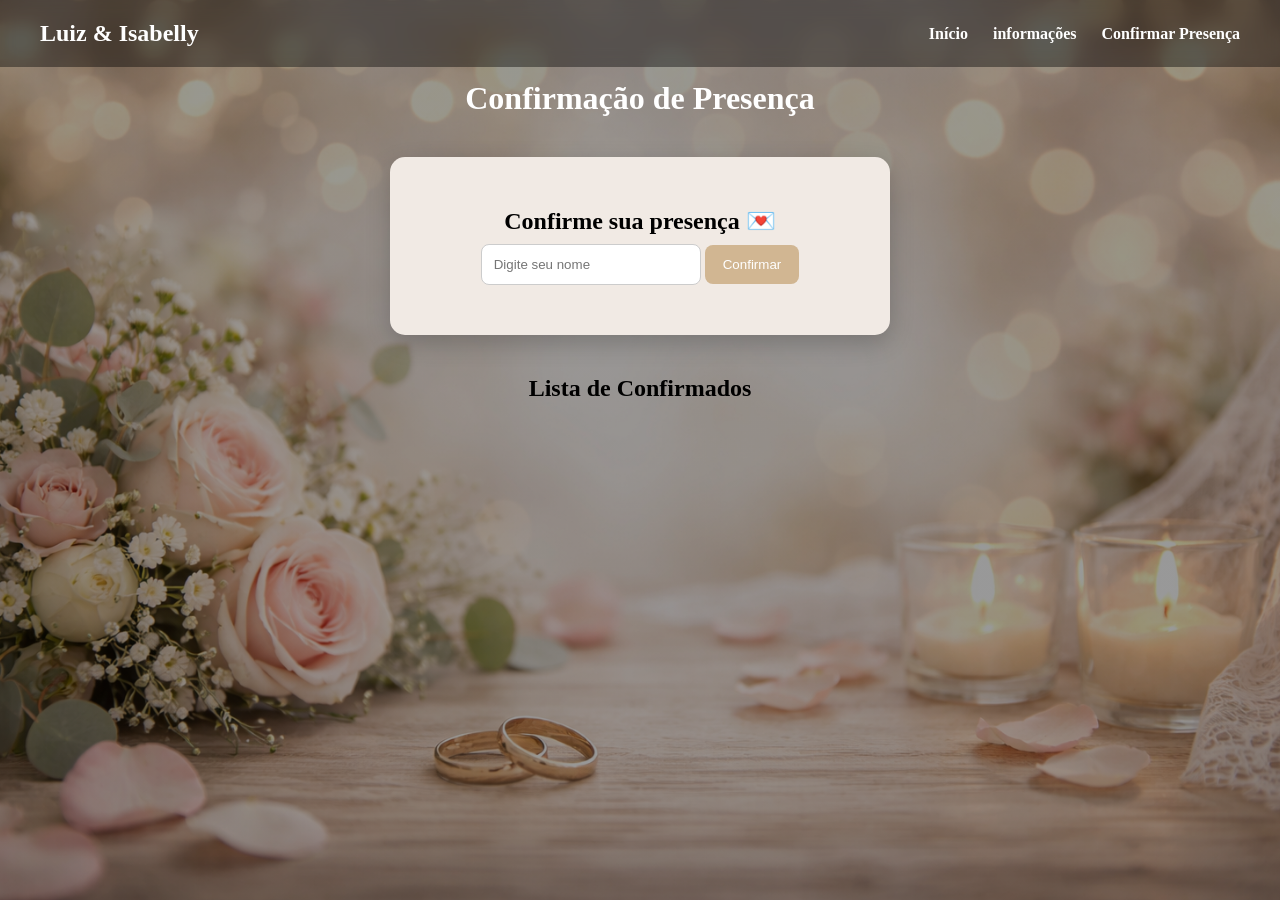
<file: convidados.html>
<!DOCTYPE html>
<html lang="pt-br">
<head>
    <meta charset="UTF-8">
    <meta name="viewport" content="width=device-width, initial-scale=1.0">
    <title>Convidados</title>
    <link rel="stylesheet" href="convidados.css">
    <link rel="stylesheet" href="style.css">
</head>
<body>
    
    <header>
        <div id="menu-container"></div>

        <h1>Confirmação de Presença</h1>
    </header>

    <section class="container">
        <h2>Confirme sua presença 💌</h2>

        <input type="text" id="nomeConvidado" placeholder="Digite seu nome">

        <button onclick="confirmarPresenca()">
            Confirmar
        </button>

    </section>

    <section class="lista">

        <h2>Lista de Confirmados</h2>

        <ul id="listaConvidados">
            <template id="templateConvidado">
                <li id="li">
                    <span class="nome"></span>
                    <button class="remover">❌</button>
                </li>
            </template>
        </ul>

    </section>

    <script src="convidados.js"></script>
    <script src="menu.js"></script>
</body>
</html>
</file>
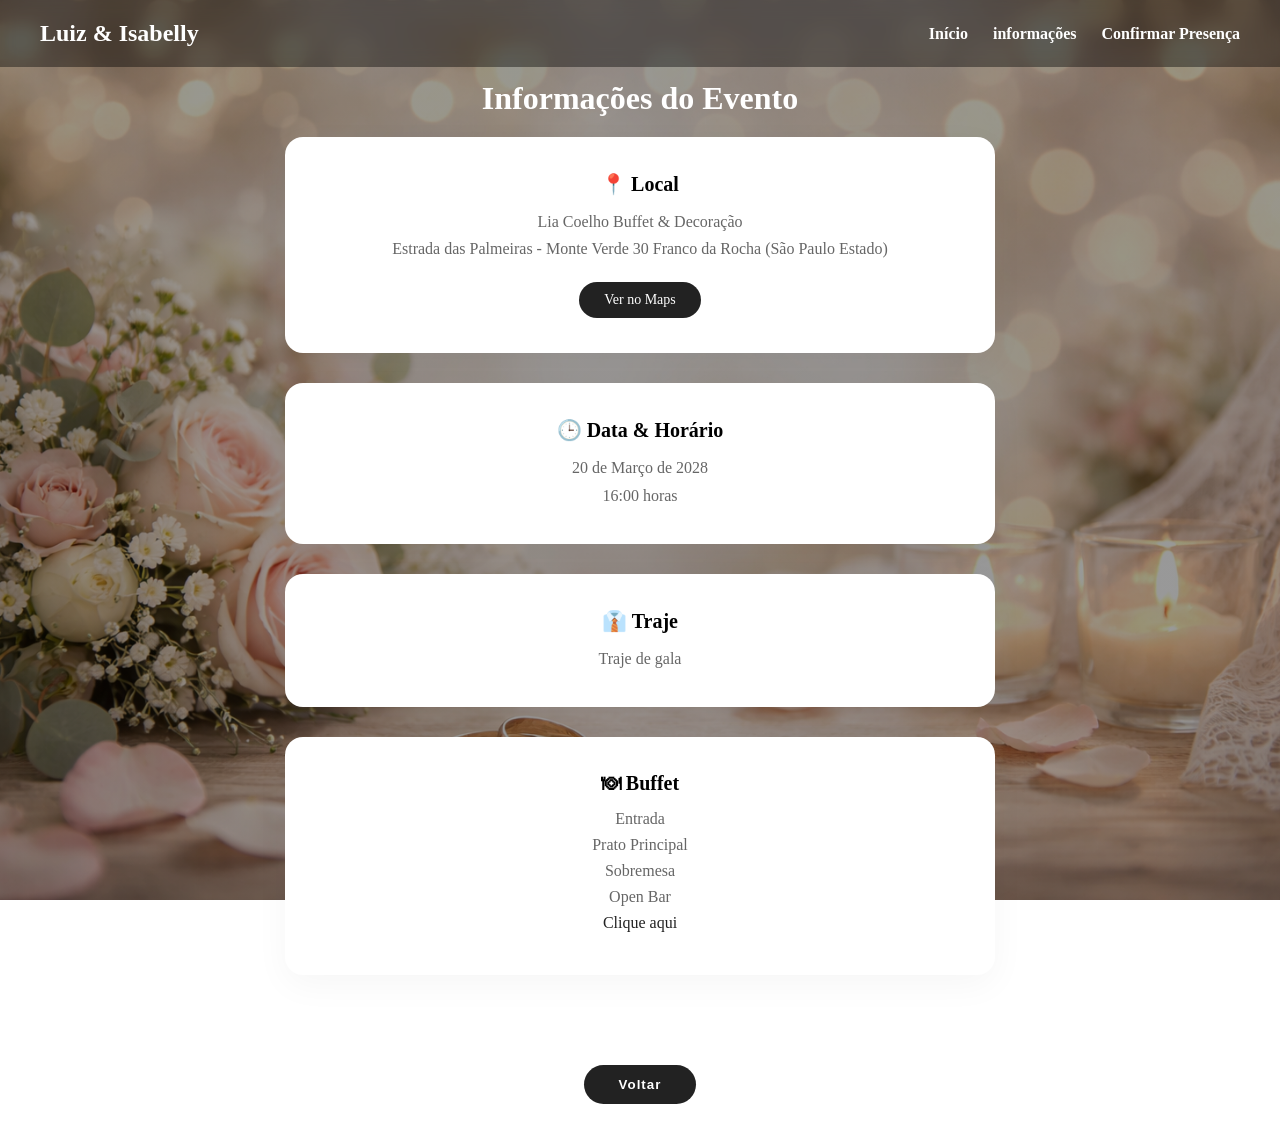
<file: informacoes.html>
<!DOCTYPE html>
<html lang="pt-br">
<head>
    <meta charset="UTF-8">
    <meta name="viewport" content="width=device-width, initial-scale=1.0">
    <link rel="stylesheet" href="informacoes.css">
    <link rel="stylesheet" href="style.css">
    <title>informações</title>
</head>
<body>

    <header>
        <div id="menu-container"></div>
        <h1>Informações do Evento</h1>
    </header>

     <section class = 'info-container'>
        <div class="info-box">
            <h2>📍 Local </h2>
            <p>Lia Coelho Buffet & Decoração</p>
            <p>Estrada das Palmeiras - Monte Verde 30 Franco da Rocha (São Paulo Estado)</p>

            <a href="https://maps.app.goo.gl/hmrJH78cq3tLwuuo6" target="_blank" class="maps-btn"> Ver no Maps</a>
        </div>

        <div class="info-box">
            <h2>🕒 Data & Horário</h2>
            <p>20 de Março de 2028</p>
            <p>16:00 horas</p>
        </div>

        <div class="info-box">
            <h2>👔 Traje</h2>
            <p>Traje de gala</p>
        </div>

        <div class="info-box">
            <h2>🍽 Buffet</h2>
            <ul class="buffet-list">
                <li>Entrada</li>
                <li>Prato Principal</li>
                <li>Sobremesa</li>
                <li>Open Bar</li>
                <li><a id="linkBuffet" href="https://www.buffetefraim.com.br/cardapios/" target="_blank" rel="noopener noreferrer">Clique aqui</a></li>
            </ul>
        </div>
     </section>

     <div class="voltar">
        <button onclick="voltar()"> Voltar</button>
     </div>

     <script>
        function voltar() {
            window.location.href = 'index.html'
        }
     </script>

    <script src="menu.js"></script>
     
</body>
</html>
</file>
<file: convidados.css>
body {
    font-family: Arial, Helvetica, sans-serif;
    text-align: center;
   
    background: 
        linear-gradient(rgba(0,0,0,0.4), rgba(0,0,0,0.4)),
        url("img.convidados.png");

    background-size: cover;
    background-position: center;
    background-repeat: no-repeat;
    background-attachment: fixed;

    display: flex;
    flex-direction: column;
    min-height: 100vh;
    margin: 0;
}

.container {
    margin: 40px auto;
    padding: 50px;
    background: #f1eae4;
    width: 90%;
    max-width: 500px;

    border-radius: 15px;
    box-shadow: 0 8px 25px rgba(0,0,0,0.2);
}

input {
    padding: 12px;
    width:220px;
    border-radius: 8px;
    border: 1px solid #ccc;
    
}

button {
    margin-top: 10px;
     padding: 12px 18px;
     background: #d1b692;
     color: white;
     border: none;
     border-radius: 8px;
     cursor: pointer;
}

#listaConvidados ul{
    list-style: none;
    padding: 0;

    overflow-y: auto;
    max-height: 550px;
}

#listaConvidados ul::-webkit-scrollbar{
}



#li {
    background: #f1eae4;  
    margin: 10px auto;  
    padding: 10px;
    width: 300px;
    border-radius: 8px;
    display: flex;
    justify-content: space-between;
    align-items: center;
    box-shadow: 0 5px 5px rgba(0,0,0,0.3);
}

#li button{
    display: flex;
    justify-content: space-between;
    margin: 10px;
    background: none;
    padding: 5px 7px;
    align-items: center;
}
</file>
<file: style.css>
* {
    margin: 0;
    padding: 0;
    box-sizing: border-box;
}

header {
    color: white;
}

body {
    font-family: 'georgia', serif;
    margin: 0;
    padding-top: 80px; /* espaço pro menu */
     background-size: cover;
    background-position: center;
    background-repeat: no-repeat;
    background-attachment: fixed;
}

.nav {
    position: fixed;
    top: 0;
    left: 0;
    width: 100%;

    display: flex;
    justify-content: space-between;
    align-items:center ;

    padding: 20px 40px;

    background:  rgba(0, 0, 0, 0.4);
    backdrop-filter: blur(8px); /*efeito de vidro*/

    z-index: 1000;  /* garante que fique acima */
}

/*logo*/
.logo{
    color: white;
    font-size: 24px;
    font-weight: bold;
}

/*botão hamburguer*/
.menu-toggle {
    display: none;
    font-size: 28px;
    cursor: pointer;
}

/*mobile*/
@media (max-width: 750px){
    .menu-toggle{
        display: block;/*aparece no celular*/
    }

    .menu {
        position: absolute;
        top: 70px;
        right: 10px;

        flex-direction: column;
        align-items: flex-start;

        background: rgba(0, 0, 0, 0.9);
        color: white;
        padding: 20px;
        border-radius: 10px;

        display: none;
    }

    .menu.active {
        display: flex;
    }
}

/*menu*/
.menu{
    display: flex;
    gap: 25px;
    list-style: none;

    margin: 0;
    padding: 0;
}

.menu a {
    text-decoration: none;
    color: white;
    font-weight: bold;
    transition: 0.3s;
}

.menu a:hover{
    color: #d3d3d3;
}
</file>
<file: informacoes.css>
body {
    font-family: Arial, Helvetica, sans-serif;
    text-align: center;
   
    background: 
        linear-gradient(rgba(0,0,0,0.4), rgba(0,0,0,0.4)),
        url("img.convidados.png");

    background-size: cover;
    background-position: center;
    background-repeat: no-repeat;
    background-attachment: fixed;
}



.info-container {
    max-width: 750px;
    margin: 0 auto;
    padding: 20px;
}

.info-box {
    background: #ffffff;
    padding: 35px;
    margin-bottom: 30px;
    border-radius: 18px;
    box-shadow: 0 10px 35px rgba(0,0,0,0.04);
    transition: transform 0.3s ease;
}

.info-box:hover {
    transform: translateY(-6px);
}

.info-box h2 {
    font-size: 18px;
    margin-bottom: 12px;
    font-weight: 600;
    font-size: 20px;
}

.info-box p {
    line-height: 1.7;
    font-size: 16px;
    color: #666;
}

.voltar {
    text-align: center;
    margin: 40px 0;
}

.voltar button {
    font-weight: bold;
    letter-spacing: 1px;
    padding: 12px 35px;
    border-radius: 40px;
    border: none;
    background-color: #222;
    color: white;
    cursor: pointer;
    transition: 0.3s;
}

.voltar button:hover {
    transform: scale(1.05);
    background-color: #444;
} 

.maps-btn {
    display: inline-block;
    margin-top: 20px;
    padding: 10px 25px;
    border-radius: 30px;
    background-color: #222;
    color: white;
    text-decoration: none;
    font-size: 14px;
    transition: 0.3s ease;
}

.maps-btn:hover {
    background-color: #444;
    transform: scale(1.05 );
}

.buffet-list {
    list-style: none;
    padding: 0;
    margin-top: 15px;
}

.buffet-list li {
    margin-bottom: 8px;
    color: #666;
}

#linkBuffet {
    color: #222;
    text-decoration: none;
}

#linkBuffet:hover {
    opacity: 0.7;
}
</file>
